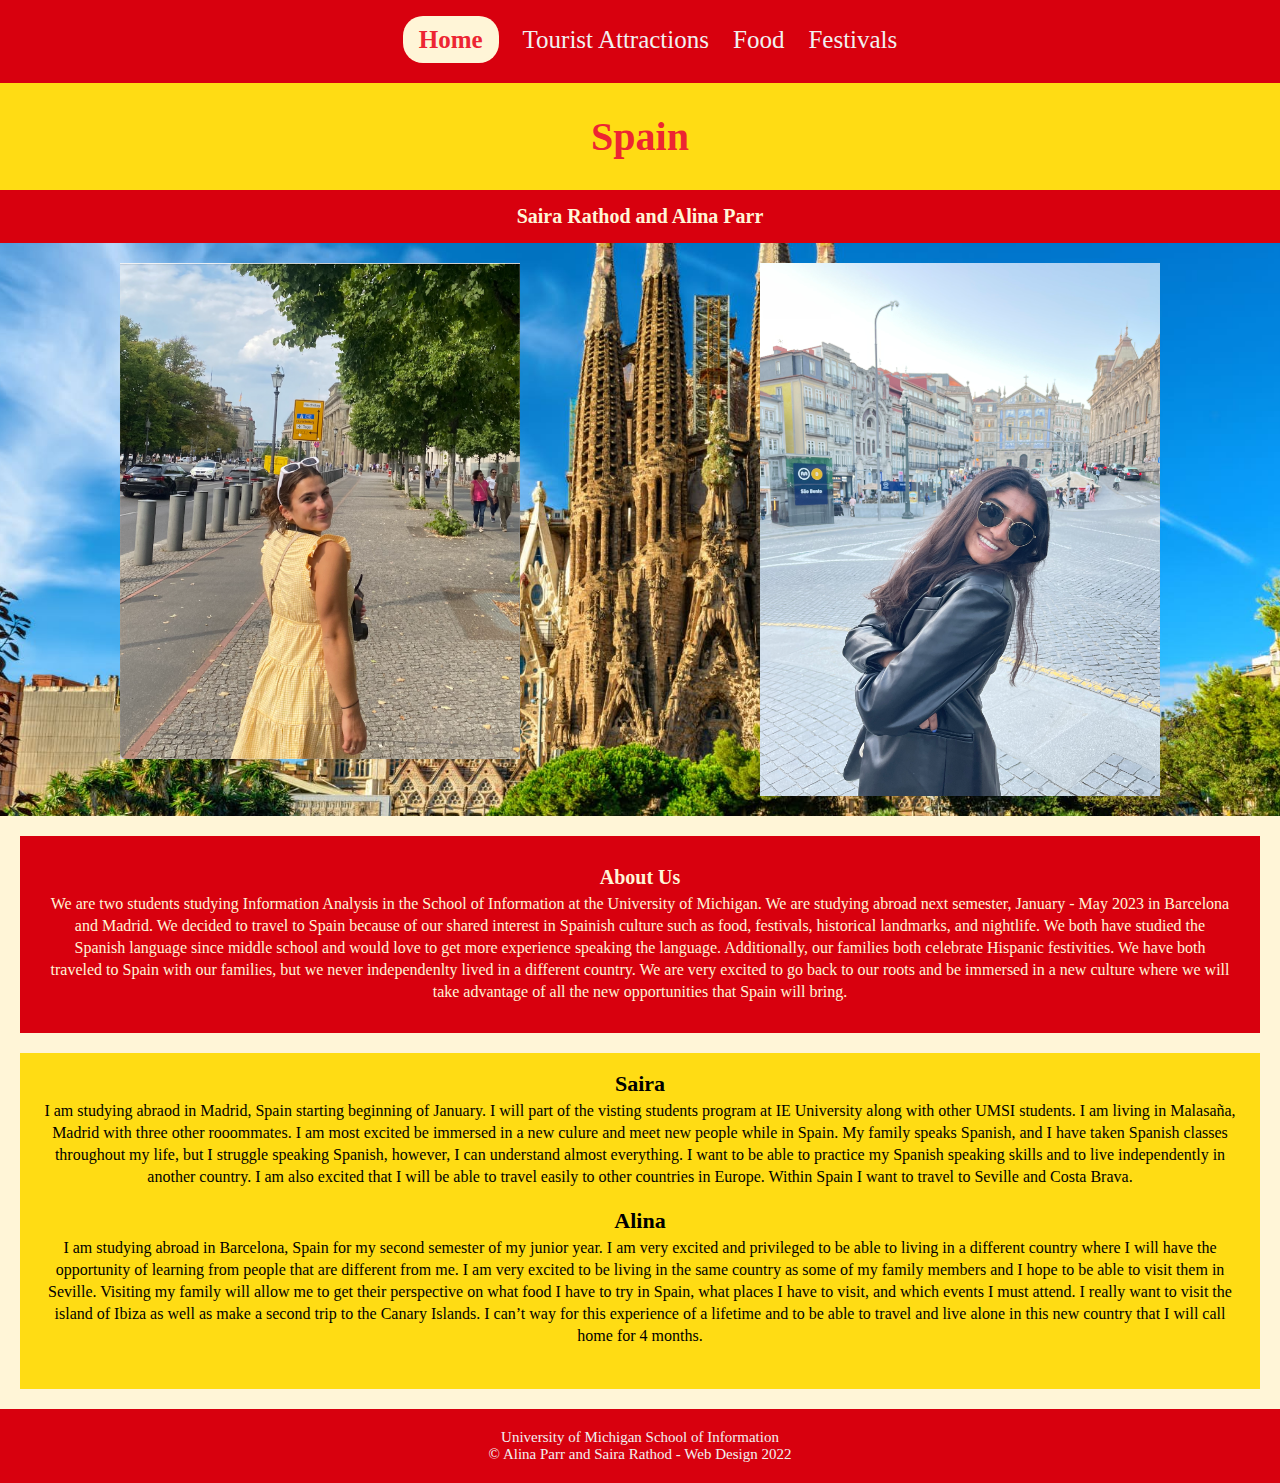
<file: index.html>
<!DOCTYPE html>
<html lang="en">
<head>
    <meta charset="UTF-8">
    <meta http-equiv="X-UA-Compatible" content="IE=edge">
    <meta name="viewport" content="width=device-width, initial-scale=1.0">
    <link rel="stylesheet" href="css/html5reset.css"> 
    <link rel="stylesheet" href="css/style.css">
    <title>Home</title>
</head>
<body>
    <div class="skip"><a href="#main">Skip to Main Content</a></div>
    <header>
        <nav>
            <ul>
                <li> <a class='btn active' href = "index.html">Home</a></li>
                <li><a href = "attractions.html" >Tourist Attractions</a></li>
                <li><a href = "food.html" >Food</a></li>
                <li><a href = "festivals.html" >Festivals</a></li>
            </ul>
        </nav>
        <h1>Spain</h1>

    </header>
    
    <main>
        <div class="pics-of-us">
            <h2> Saira Rathod and Alina Parr</h2>
            <div class="pics">
                <img src = "index_images/alina.png" width="200" alt = "Alina">
                <img src = "index_images/saira.jpeg" width="200" alt = "Saira">
            </div>
        </div>
        <div id ="main" class="about-us" tabindex="0">
            <h3>About Us</h3>
            <p> We are two students studying Information Analysis in the School of Information at the University of Michigan. We are studying abroad next semester, January - May 2023 in Barcelona and Madrid. We decided to travel to Spain because of our shared interest in Spainish culture such as food, festivals, historical landmarks, and nightlife. We both have studied the Spanish language since middle school and would love to get more experience speaking the language. Additionally, our families both celebrate Hispanic festivities. We have both traveled to Spain with our families, but we never independenlty lived in a different country. We are very excited to go back to our roots and be immersed in a new culture where we will take advantage of all the new opportunities that Spain will bring. </p>
        </div>
        <div class="seperate">
            <h3> Saira</h3>
            <p> I am studying abraod in Madrid, Spain starting beginning of January. I will part of the visting students program at IE University along with other UMSI students. I am living in Malasaña, Madrid with three other rooommates. I am most excited be immersed in a new culure and meet new people while in Spain. My family speaks Spanish, and I have taken Spanish classes throughout my life, but I struggle speaking Spanish, however, I can understand almost everything. I want to be able to practice my Spanish speaking skills and to live independently in another country. I am also excited that I will be able to travel easily to other countries in Europe. Within Spain I want to travel to Seville and Costa Brava.</p>
            <h3> Alina</h3>
            <p> I am studying abroad in Barcelona, Spain for my second semester of my junior year. I am very excited and privileged to be able to living in a different country where I will have the opportunity of learning from people that are different from me. I am very excited to be living in the same country as some of my family members and I hope to be able to visit them in Seville. Visiting my family will allow me to get their perspective on what food I have to try in Spain, what places I have to visit, and which events I must attend. I really want to visit the island of Ibiza as well as make a second trip to the Canary Islands.  I can’t way for this experience of a lifetime and to be able to travel and live alone in this new country that I will call home for 4 months. </p>
        </div>
    </main>

    <footer>
        <p>University of Michigan School of Information <br>
          &copy; Alina Parr and Saira Rathod - Web Design 2022</p>
    </footer>
    
</body>
</html>
</file>
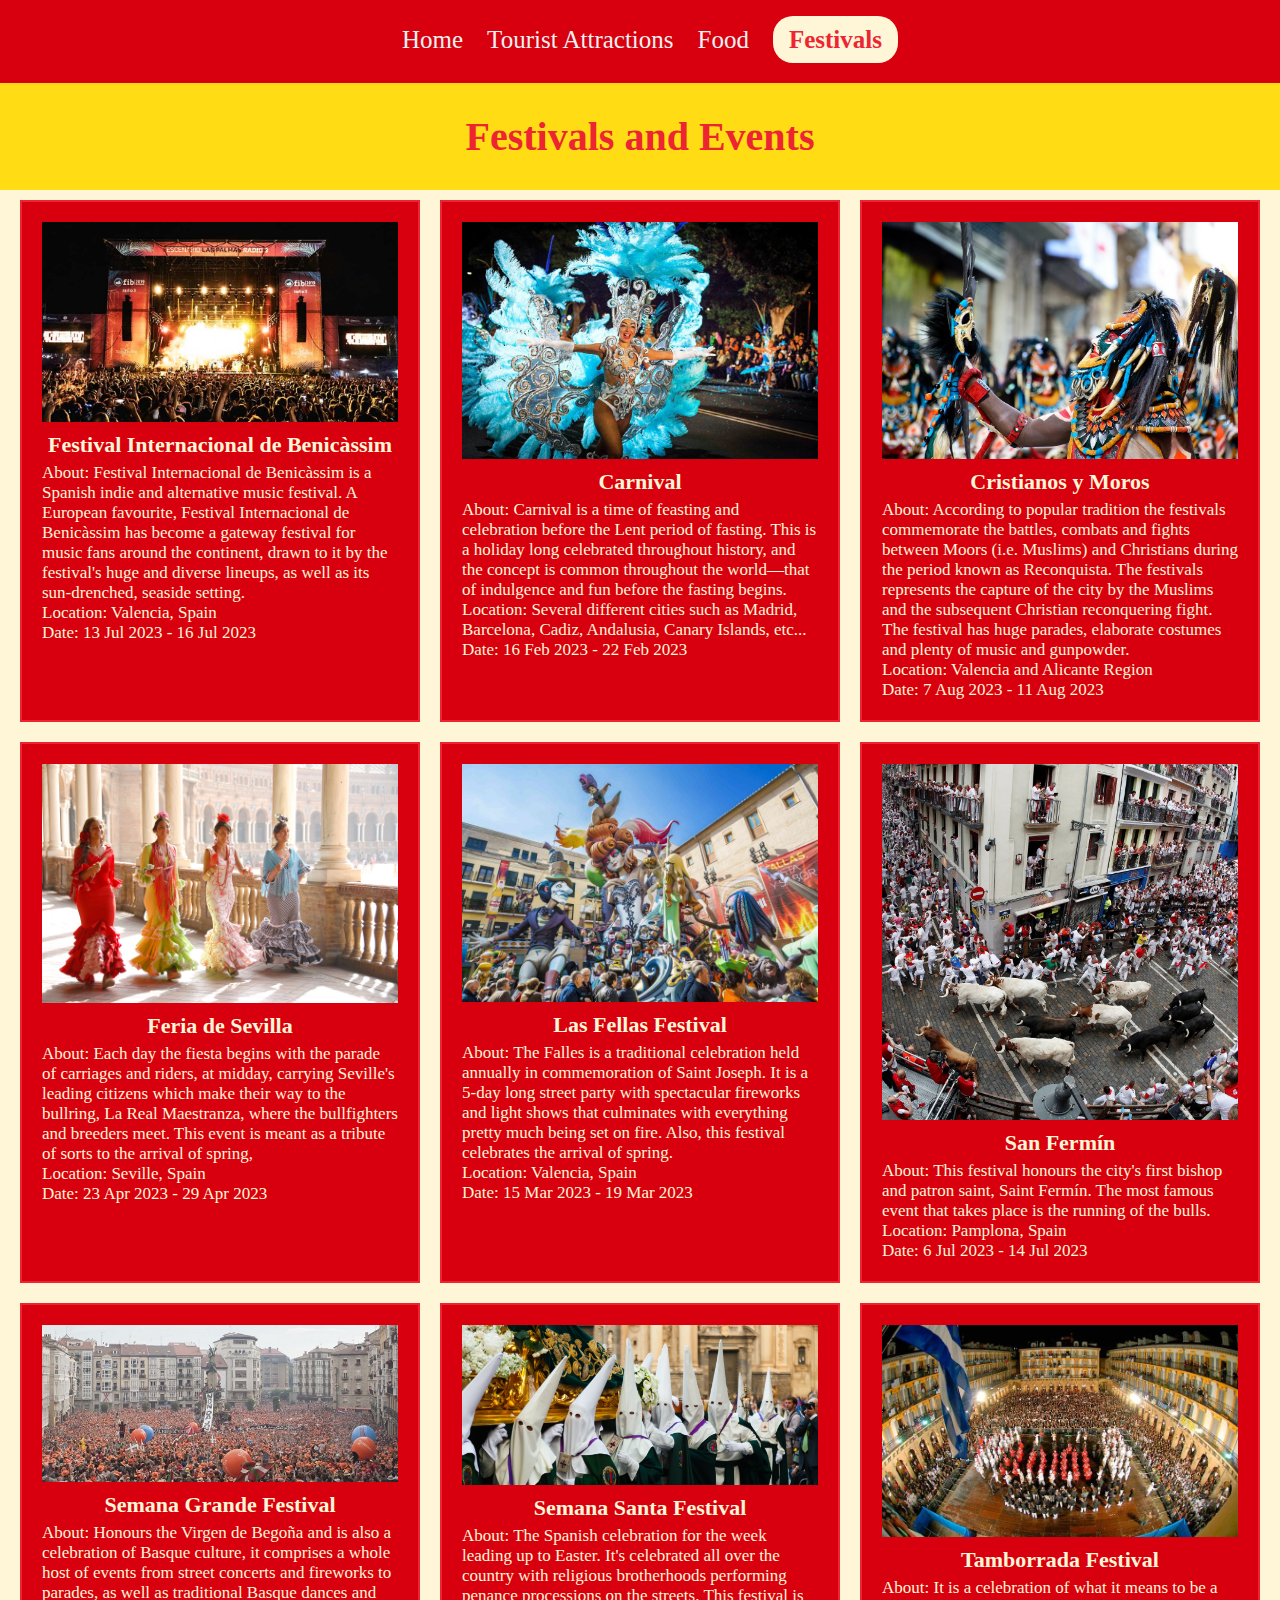
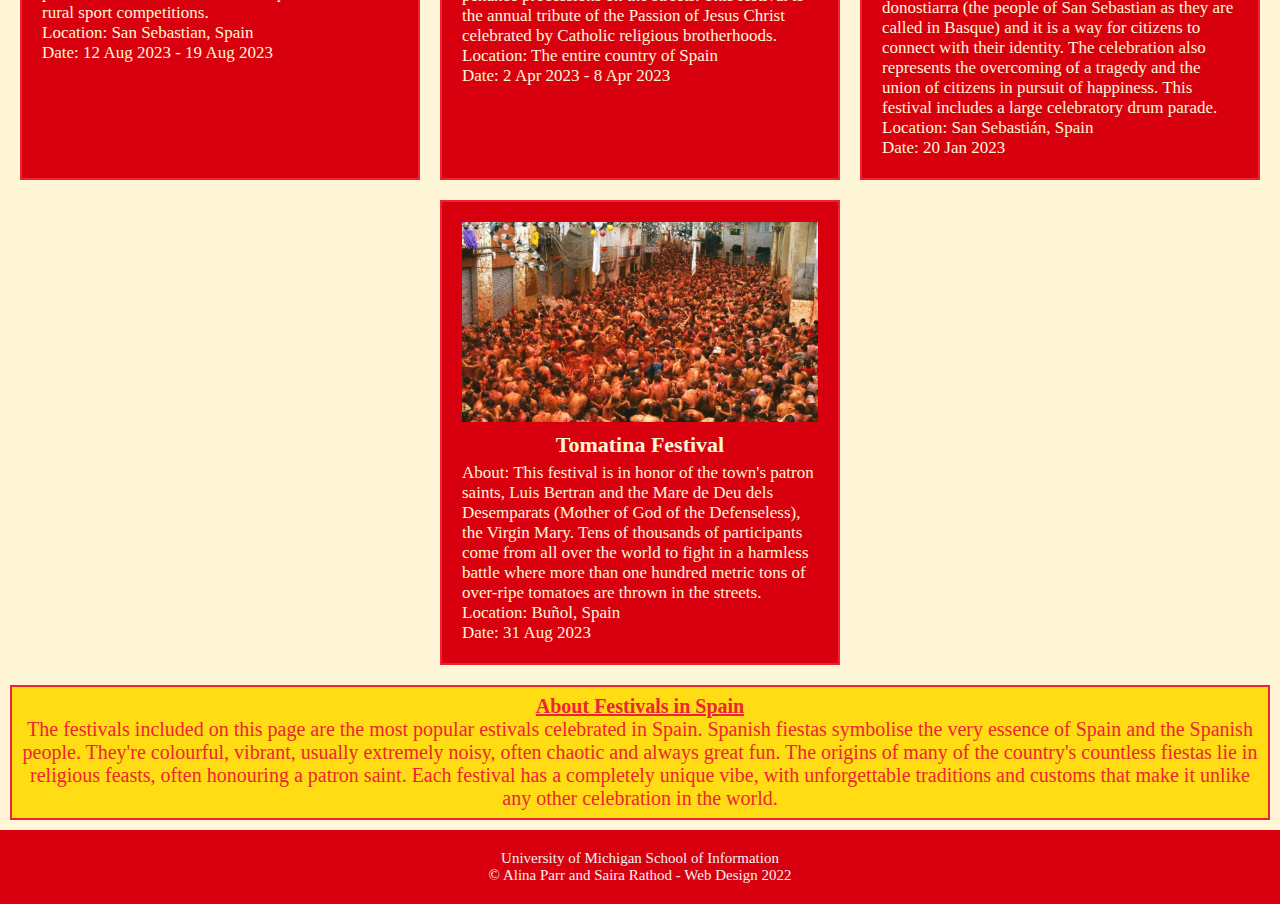
<file: festivals.html>
<!DOCTYPE html>
<html lang="en">
<head>
    <meta charset="UTF-8">
    <meta http-equiv="X-UA-Compatible" content="IE=edge">
    <meta name="viewport" content="width=device-width, initial-scale=1.0">
    <link rel="stylesheet" href="css/html5reset.css"> 
    <link rel="stylesheet" href="css/style.css">
    
    <title>Document</title>
</head>
<body>
    <div class="skip"><a href="#main">Skip to Main Content</a></div>
    <header>
        <nav>
            <ul>
                <li><a href = "index.html">Home</a></li>
                <li><a href = "attractions.html" >Tourist Attractions</a></li>
                <li><a href = "food.html" >Food</a></li>
                <li><a class='btn active' href = "festivals.html" >Festivals</a></li>
            </ul>
        </nav>
        <h1>Festivals and Events</h1>

    </header>

    <main class = "festival_imgs">
            <div class="flex-container"> 
                 <div class="festival"> 
                    <img src = "festivals_images/Benicassim_Festival.jpg" width="400" alt = "Benicassim Music Festival">
        
                        <h2>Festival Internacional de Benicàssim</h2>
                        <ul>
                            <li>About: Festival Internacional de Benicàssim is a Spanish indie and alternative music festival. A European favourite, Festival Internacional de Benicàssim has become a gateway festival for music fans around the continent, drawn to it by the festival's huge and diverse lineups, as well as its sun-drenched, seaside setting.  </li>
                            <li>Location: Valencia, Spain</li>
                            <li>Date: 13 Jul 2023 - 16 Jul 2023 </li>
                        </ul>
                    
                </div>

                <div class="festival">
                    <img src = "festivals_images/Carnival_in_Spain.jpg" width="400" alt = "Carnival in Spain">
                    <!-- <figcaption> -->
                        <h2>Carnival</h2>
                        <ul>
                            <li>About: Carnival is a time of feasting and celebration before the Lent period of fasting. This is a holiday long celebrated throughout history, and the concept is common throughout the world—that of indulgence and fun before the fasting begins. </li>
                            <li>Location: Several different cities such as Madrid, Barcelona, Cadiz, Andalusia, Canary Islands, etc... </li>
                            <li>Date: 16 Feb 2023 - 22 Feb 2023 </li>
                        </ul>
                    <!-- </figcaption> -->
                </div>

                <div class="festival">
                    <img src = "festivals_images/Cristianos_y_moros.jpg" width = "400" alt = "Cristianos y Moros">
                    <!-- <figcaption> -->
                        <h2>Cristianos y Moros</h2>
                        <ul>
                            <li>About: According to popular tradition the festivals commemorate the battles, combats and fights between Moors (i.e. Muslims) and Christians during the period known as Reconquista. The festivals represents the capture of the city by the Muslims and the subsequent Christian reconquering fight. The festival has huge parades, elaborate costumes and plenty of music and gunpowder. </li>
                            <li>Location: Valencia and Alicante Region </li>
                            <li>Date: 7 Aug 2023 - 11 Aug 2023 </li>
                        </ul>
                    <!-- </figcaption> -->
                </div>

                <div class="festival">
                    <img src = "festivals_images/Feria_de_Sevilla.jpg" width="400" alt = "Feria de Sevilla">
                    <!-- <figcaption> -->
                        <h2>Feria de Sevilla</h2>
                        <ul>
                            <li>About: Each day the fiesta begins with the parade of carriages and riders, at midday, carrying Seville's leading citizens which make their way to the bullring, La Real Maestranza, where the bullfighters and breeders meet. This event is meant as a tribute of sorts to the arrival of spring, </li>
                            <li>Location: Seville, Spain </li>
                            <li>Date: 23 Apr 2023 - 29 Apr 2023 </li>
                        </ul>
                    <!-- </figcaption> -->
                </div>

                <div class="festival">
                    <img src = "festivals_images/Las_Fellas_Festival.jpg" width="400" alt = "Las Fellas Festival">
                    <!-- <figcaption> -->
                        <h2>Las Fellas Festival</h2>
                        <ul>
                            <li>About: The Falles is a traditional celebration held annually in commemoration of Saint Joseph. It is a 5-day long street party with spectacular fireworks and light shows that culminates with everything pretty much being set on fire. Also, this festival celebrates the arrival of spring. </li>
                            <li>Location: Valencia, Spain </li>
                            <li>Date: 15 Mar 2023 - 19 Mar 2023 </li>
                        </ul>
                    <!-- </figcaption> -->
                </div>
                
                <div class="festival">
                    <img src = "festivals_images/San_Fermin.webp" width="400" alt = "Pamplona Bull Run">
                    <!-- <figcaption> -->
                        <h2>San Fermín</h2>
                        <ul>
                            <li>About: This festival honours the city's first bishop and patron saint, Saint Fermín. The most famous event that takes place is the running of the bulls. </li>
                            <li>Location: Pamplona, Spain </li>
                            <li>Date: 6 Jul 2023 - 14 Jul 2023 </li>
                        </ul>
                    <!-- </figcaption> -->
                </div>
                
                <div class="festival">
                    <img src = "festivals_images/Semana_Grande.jpg" width="400" alt = "Semana Grande Festival">
                    <!-- <figcaption> -->
                        <h2>Semana Grande Festival</h2>
                        <ul>
                            <li>About: Honours the Virgen de Begoña and is also a celebration of Basque culture, it comprises a whole host of events from street concerts and fireworks to parades, as well as traditional Basque dances and rural sport competitions.  </li>
                            <li>Location: San Sebastian, Spain </li>
                            <li>Date: 12 Aug 2023 - 19 Aug 2023 </li>
                        </ul>
                    <!-- </figcaption> -->
                </div>

                <div class="festival">
                    <img src = "festivals_images/Semana_Santa_Festival.jpg" width="400" alt = "Semana Santa Festival">
                    <!-- <figcaption> -->
                        <h2>Semana Santa Festival</h2>
                        <ul>
                            <li>About: The Spanish celebration for the week leading up to Easter. It's celebrated all over the country with religious brotherhoods performing penance processions on the streets. This festival is the annual tribute of the Passion of Jesus Christ celebrated by Catholic religious brotherhoods.  </li>
                            <li>Location: The entire country of Spain </li>
                            <li>Date: 2 Apr 2023 - 8 Apr 2023 </li>
                        </ul>
                    <!-- </figcaption> -->
                </div>

                <div class="festival">
                    <img src = "festivals_images/tamborrada.jpg" width="400" alt = "Tamborrada Festival">
                    <!-- <figcaption> -->
                        <h2>Tamborrada Festival</h2>
                        <ul>
                            <li>About: It is a celebration of what it means to be a donostiarra (the people of San Sebastian as they are called in Basque) and it is a way for citizens to connect with their identity. The celebration also represents the overcoming of a tragedy and the union of citizens in pursuit of happiness. This festival includes a large celebratory drum parade. </li>
                            <li>Location: San Sebastián, Spain </li>
                            <li>Date: 20 Jan 2023 </li>
                        </ul>
                    <!-- </figcaption> -->
                 </div>

                <div class="festival"> 
                    <img src = "festivals_images/Tomatina_Festival.webp" width="400" alt = "Tomatina Festival">
                    <!-- <figcaption> -->
                        <h2>Tomatina Festival</h2>
                        <ul>
                            <li>About: This festival is in honor of the town's patron saints, Luis Bertran and the Mare de Deu dels Desemparats (Mother of God of the Defenseless), the Virgin Mary. Tens of thousands of participants come from all over the world to fight in a harmless battle where more than one hundred metric tons of over-ripe tomatoes are thrown in the streets. </li>
                            <li>Location: Buñol, Spain </li>
                            <li>Date: 31 Aug 2023 </li>
                        </ul>
                    <!-- </figcaption> -->
                </div>

            </div>
        
        
        <div id ="main" class="about-festivals" tabindex="0">
            <h2>About Festivals in Spain</h2>
            <p>The festivals included on this page are the most popular estivals celebrated in Spain. Spanish fiestas symbolise the very essence of Spain and the Spanish people. They're colourful, vibrant, usually extremely noisy, often chaotic and always great fun. The origins of many of the country's countless fiestas lie in religious feasts, often honouring a patron saint. Each festival has a completely unique vibe, with unforgettable traditions and customs that make it unlike any other celebration in the world. </p>
         </div>
    </main>

    <footer>
        <p>University of Michigan School of Information <br/>
          &copy; Alina Parr and Saira Rathod - Web Design 2022</p>
      </footer>
</body>
</html>
</file>
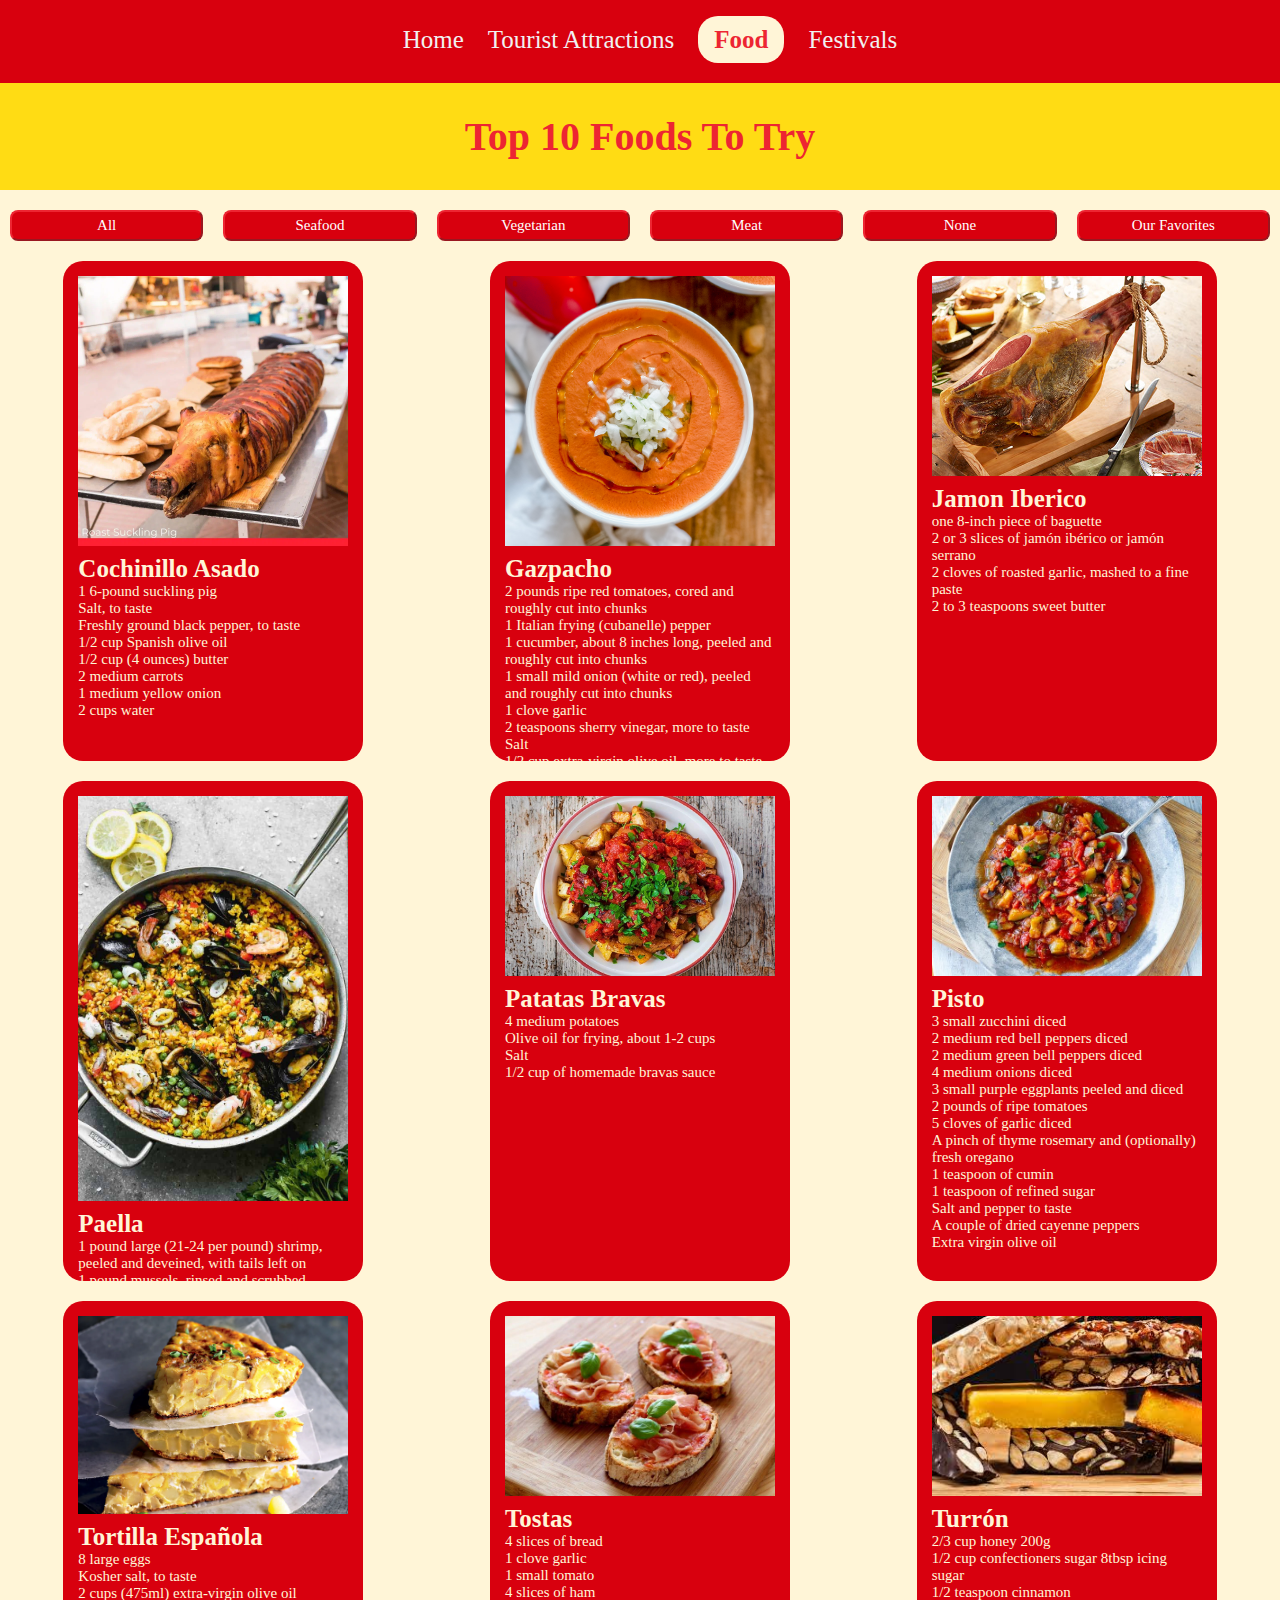
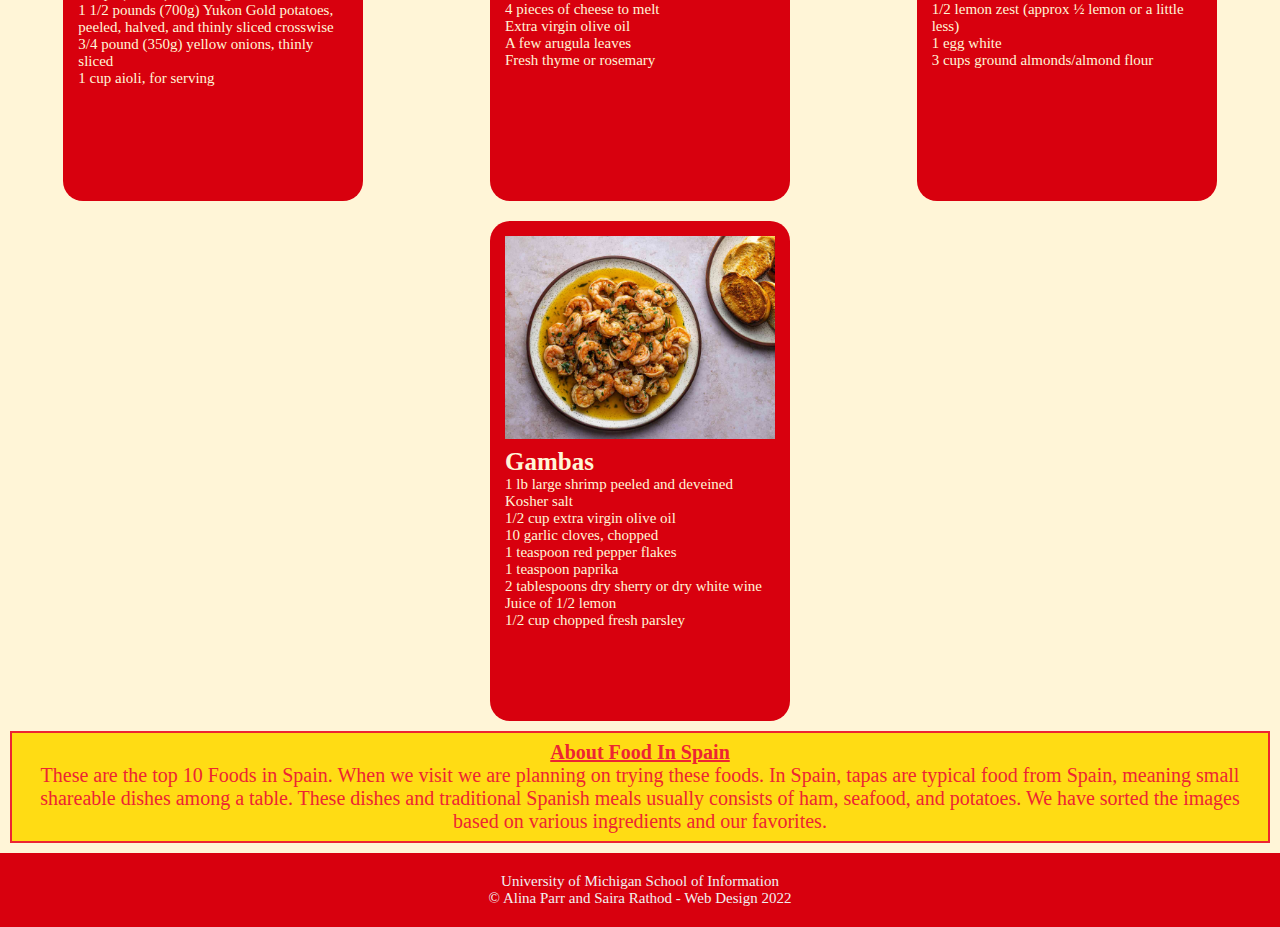
<file: food.html>
<!DOCTYPE html>
<html lang="en">
<head>
    <meta charset="UTF-8">
    <meta http-equiv="X-UA-Compatible" content="IE=edge">
    <meta name="viewport" content="width=device-width, initial-scale=1.0">
    <link rel="stylesheet" href="css/html5reset.css"> 
    <link rel="stylesheet" href="css/style.css">
    <title>Document</title>
</head>
<body>
    <div class="skip"><a href="#main">Skip to Main Content</a></div>
    <header>
        <nav>
            <ul>
                <li><a href = "index.html">Home</a></li>
                <li><a href = "attractions.html" >Tourist Attractions</a></li>
                <li><a class='btn active' href = "food.html" >Food</a></li>
                <li><a href = "festivals.html" >Festivals</a></li>
            </ul>
        </nav>
        <h1>Top 10 Foods To Try</h1>

    </header>

    <main class="container">
        <div class="controls">
            <button type="button" class="control" data-filter="all">All</button>
            <button type="button" class="control" data-filter=".seafood">Seafood</button>
            <button type="button" class="control" data-filter=".vegetarian">Vegetarian</button>
            <button type="button" class="control" data-filter=".meat">Meat</button>
            <button type="button" class="control" data-filter="none">None</button>
            <button type="button" class="control" data-sort="order:asc">Our Favorites</button>
        </div>

        <div class="container-gallery">
            <figure class = "mix pig meat" data-order ="10">
                <img src = "food_images/Cochinillo_Asado.webp" width="300" alt = "Cochinillo Asado">
                <figcaption>
                    <p>Cochinillo Asado</p>
                    <ul>
                        <li>1 6-pound suckling pig</li>
                        <li>Salt, to taste</li>
                        <li>Freshly ground black pepper, to taste</li>
                        <li>1/2 cup Spanish olive oil</li>
                        <li>1/2 cup (4 ounces) butter</li>
                        <li>2 medium carrots</li>
                        <li>1 medium yellow onion</li>
                        <li>2 cups water</li>
                    </ul>
                </figcaption>
            </figure>

            <figure class = "mix gazpacho vegetarian" data-order = "3" tabindex="0">
                <img src = "food_images/Gazpacho.webp" width = "300" alt = "Gazpacho">
                <figcaption>
                    <p>Gazpacho</p>
                    <ul>
                    <li>2 pounds ripe red tomatoes, cored and roughly cut into chunks</li>
                    <li>1 Italian frying (cubanelle) pepper</li>
                    <li>1 cucumber, about 8 inches long, peeled and roughly cut into chunks</li>
                    <li>1 small mild onion (white or red), peeled and roughly cut into chunks</li>
                    <li>1 clove garlic</li>
                    <li>2 teaspoons sherry vinegar, more to taste</li>
                    <li>Salt</li>
                    <li>1/2 cup extra-virgin olive oil, more to taste, plus more for drizzling</li>
                    
                </ul></figcaption>
            </figure>
    
            <figure class="mix jamon meat" data-order = "9">
                <img src = "food_images/jamon_iberico.jpg" width="300" alt = "Jamon Iberico">
                <figcaption>
                    <p>Jamon Iberico</p>
                    <ul>
                    <li>one 8-inch piece of baguette</li>
                    <li>2 or 3 slices of jamón ibérico or jamón serrano</li>
                    <li>2 cloves of roasted garlic, mashed to a fine paste</li>
                    <li>2 to 3 teaspoons sweet butter</li>
                </ul></figcaption>
            </figure> 

            <figure class = "mix paella seafood" data-order = "4" tabindex="0">
                <img src = "food_images/Paella.jpg" width="300" alt = "Paella">
                <figcaption>
                    <p>Paella</p>
                    <ul>
                    <li>1 pound large (21-24 per pound) shrimp, peeled and deveined, with tails left on</li>
                    <li>1 pound mussels, rinsed and scrubbed</li>
                    <li>1 pound littleneck clams, rinsed and scrubbed</li>
                    <li>4 1/2 cups chicken stock</li>
                    <li>1/2 teaspoon saffron threads, crumbled and then loosely measured</li>
                    <li>1/4 teaspoon salt</li>
                    <li>3 tablespoons olive oil</li>
                    <li>1/2 yellow onion, finely chopped</li>
                    <li>1/2 red bell pepper, finely chopped</li>
                    <li>3 cloves garlic, finely chopped
                        6 ounces mild dried chorizo sausage, sliced into thin half-moons 
                    </li>
                    <li>3 cups short-grain rice, such as Spanish Bomba rice or Italian Arborio</li>
                    <li>1 (14-ounce) can fire-roasted diced tomatoes</li>
                    <li>1 cup frozen green peas</li>
                    <li>1/4 cup chopped parsley, for garnish</li>
                </ul></figcaption>

            </figure> 

            <figure class = "mix patatas vegetarian" data-order = "1">
                <img src = "food_images/Patatas_bravas.jpg" width="300" alt = "Patatas bravas">
                <figcaption>
                    <p>Patatas Bravas</p>
                    <ul>
                    <li>4 medium potatoes</li>
                    <li>Olive oil for frying, about 1-2 cups</li>
                    <li>Salt</li>
                    <li>1/2 cup of homemade bravas sauce</li>
                </ul></figcaption>
            </figure> 

            <figure class = "mix pisto vegetarian" data-order = "6" tabindex="0">
                <img src = "food_images/Pisto.jpg" width="300" alt = "Pisto">
                <figcaption>
                    <p>Pisto</p>
                    <ul>
                    <li>3 small zucchini diced</li>
                    <li>2 medium red bell peppers diced</li>
                    <li>2 medium green bell peppers diced</li>
                    <li>4 medium onions diced</li>
                    <li>3 small purple eggplants peeled and diced</li>
                    <li>2 pounds of ripe tomatoes</li>
                    <li>5 cloves of garlic diced</li>
                    <li>A pinch of thyme rosemary and (optionally) fresh oregano</li>
                    <li>1 teaspoon of cumin</li>
                    <li>1 teaspoon of refined sugar</li>
                    <li>Salt and pepper to taste</li>
                    <li>A couple of dried cayenne peppers</li>
                    <li>Extra virgin olive oil</li>
                </ul></figcaption>

            </figure> 

            <figure class = "mix tortilla española vegetarian" data-order = "7">
                <img src = "food_images/Tortilla_Española.webp" width="300" alt = "Tortilla Española">
                <figcaption>
                    <p>Tortilla Española</p>
                    <ul>
                    <li>8 large eggs</li>
                    <li>Kosher salt, to taste</li>
                    <li>2 cups (475ml) extra-virgin olive oil</li>
                    <li>1 1/2 pounds (700g) Yukon Gold potatoes, peeled, halved, and thinly sliced crosswise</li>
                    <li>3/4 pound (350g) yellow onions, thinly sliced</li>
                    <li>1 cup aioli, for serving</li>
                </ul></figcaption>

            </figure> 

            <figure class = "mix tostas meat" data-order = "2">
                <img src = "food_images/Tostas_de_tomate_y_jamon.jpg" width="300" alt = "Tostas">
                <figcaption>
                    <p>Tostas</p>
                    <ul>
                    <li>4 slices of bread</li>
                    <li>1 clove garlic</li>
                    <li>1 small tomato</li>
                    <li>4 slices of ham</li>
                    <li>4 pieces of cheese to melt</li>
                    <li>Extra virgin olive oil</li>
                    <li>A few arugula leaves</li>
                    <li>Fresh thyme or rosemary</li>
                </ul></figcaption>

            </figure> 

            <figure class = "mix turrón vegetarian" data-order = "8">
                <img src = "food_images/Turrón.jpg" width="300" alt = "Turrón">
                <figcaption>
                    <p>Turrón</p>
                    <ul>
                    <li>2/3 cup honey 200g</li>
                    <li>1/2 cup confectioners sugar 8tbsp icing sugar</li>
                    <li>1/2 teaspoon cinnamon</li>
                    <li>1/2 lemon zest (approx ½ lemon or a little less)</li>
                    <li>1 egg white</li>
                    <li>3 cups ground almonds/almond flour</li>
                </ul></figcaption>

            </figure> 

            <figure class = "mix gambas seafood" data-order = "5">
                <img src = "food_images/Gambas_al_ajillo.jpg" width="300" alt = "Gambas">
                <figcaption>
                    <p>Gambas</p>
                    <ul>
                    <li>1 lb large shrimp peeled and deveined</li>
                    <li>Kosher salt</li>
                    <li>1/2 cup extra virgin olive oil</li>
                    <li>10 garlic cloves, chopped</li>
                    <li>1 teaspoon red pepper flakes</li>
                    <li>1 teaspoon paprika</li>
                    <li>2 tablespoons dry sherry or dry white wine</li>
                    <li>Juice of 1/2 lemon</li>
                    <li>1/2 cup chopped fresh parsley</li>
                </ul></figcaption>
            </figure> 
        </div>
        
        <div id ="main" class="about-food" tabindex="0">
            <h2>About Food In Spain</h2>
            <p>These are the top 10 Foods in Spain. When we visit we are planning on trying these foods. In Spain, tapas are typical food from Spain, meaning small shareable dishes among a table. These dishes and traditional Spanish meals usually consists of ham, seafood, and potatoes. We have sorted the images based on various ingredients and our favorites.</p>
          </div>
    </main>

    <script src="js/mixitup.min.js"></script>

    <script>
        var containerEl = document.querySelector('.container');

        var mixer = mixitup(containerEl);
    </script>
    <footer>
        <p>University of Michigan School of Information <br/>
          &copy; Alina Parr and Saira Rathod - Web Design 2022</p>
    </footer>

</body>
</html>
</file>
<file: css/style.css>
html{
    scroll-behavior:smooth;
}

header{
    display: block;
}

nav{
    /* background-color: #ed2532; */
    background-color: #d8000e;
    padding: 23px; 
    text-align: left;
    padding-left: 40px;
}

nav li{
    display: flex;
    line-height: 30px;
    flex-direction: column;
    padding-right:20px;
    align-items: center;
    font-family: Georgia, 'Times New Roman', Times, serif;
}

nav a:hover{
    color: black;
}
  
nav a{
    color:#f1f1f1;
    font-size: 25px;
    text-decoration: unset;
}

.skip a{
    position: absolute;
    top: -40px;
}
  
.skip a:focus{
    top: 30px;
    right: 20px;
}

footer{
    background-color:#d8000e;
    color:#f1f1f1;
    text-align: center;
    padding: 20px;
    width: 100%;
    font-family: Georgia, 'Times New Roman', Times, serif;
    font-size: 15px;
}

body{
    background-color: #fff5d7;
}

h1{
    text-align: center;
    font-size: 40px;
    color: #ed2532;
    background-color: rgba(255, 217, 0, 0.905);
    padding: 30px;
    margin-top: 0;
    font-family: Georgia, 'Times New Roman', Times, serif;
    font-weight: bold;
}

.container{
    color: #fff5d7;
    font-size: 15px;
    font-family: Georgia, 'Times New Roman', Times, serif;
}

button.control{
    /* background-color: #ed2532; */
    background-color: #d8000e;
    font-size: 15px;
    color: white;
    padding: 5px;
    border-radius: 8px;
    border-color:#ed2532;
    text-align: center;
    margin-top: 20px;
    margin-bottom: 20px;
    margin-left: 10px;
    margin-right: 10px;
    font-family: Georgia, 'Times New Roman', Times, serif;
}

.controls{
    display: grid;
    grid-template-columns: repeat(6, 1fr);
    justify-content: space-around;
    align-items: center;
}

element.style{
    display: grid;
    justify-content: center;
}

.pig, .gazpacho, .jamon, .paella, .patatas, .pisto, .tortilla, .tostas, .turrón, .gambas{
    /* background-color: #ed2532; */
    background-color: #d8000e;
    overflow: scroll;
    padding: 15px;
    border-radius: 20px;
    width: 300px;
    height: min-content;
}

.pig p, .gazpacho p, .jamon p, .paella p, .patatas p, .pisto p, .tortilla p, .tostas p, .turrón p, .gambas p{
    font-size: 25px;
    font-weight: bold;
    text-align: left;
    margin-top: 5px;;
}

.container-gallery{
    display: grid;
    grid-template-columns: repeat(1, 1fr);
    row-gap: 20px;
    /* grid-template-rows: repeat(10, 1fr); */
    place-items: center;
}

.about-food{
    color: #ed2532;
    font-family: Georgia, 'Times New Roman', Times, serif;
    text-align: center;
    border: 2px #ed2532 solid;
    margin: 10px;
    font-size: 20px;
    background-color: rgba(255, 217, 0, 0.905);
    padding: 8px;
}

.about-food h2{
    text-decoration: underline;
    font-weight: bold;
}

/* index/home page */
.pics-of-us h2{
    /* background-color: #ed2532; */
    background-color: #d8000e;
    padding: 15px;
    font-family: Georgia, 'Times New Roman', Times, serif;
    font-size: 20px;
    color: #fff5d7;
    text-align: center;
    font-weight: bolder;
}

.pics{
    display: grid;
    grid-template-columns: 1fr 1fr;
    justify-items:center;
}

.pics-of-us img{
    margin: 20px;
    /* border: #ed2532 5px solid; */
}

.pics{
    background-attachment: fixed; /* Parallax effect */     
    background-position: center;  /* Parallax effect */
    background-repeat: no-repeat; /* Parallax effect */
    background-size: cover;       /* Parallax effect */
    color: white;
    /* height: 400px;                Parallax effect */
    background-image: url("../attractions_images/alhambra_palace.jpg");
    background-repeat:no-repeat;
} 

.about-us h3{
    font-size: 20px;
    margin-bottom: 5px;
    font-weight: bold;
}
.about-us{
    margin: 20px;
    font-family: Georgia, 'Times New Roman', Times, serif;
    /* background-color: #ed2532; */
    background-color: #d8000e;
    padding: 30px;
    color: #fff5d7;
    line-height: 22px;
    text-align: center;
}

.seperate{
    margin: 20px;
    font-family: Georgia, 'Times New Roman', Times, serif;
    background-color: rgba(255, 217, 0, 0.905);
    padding: 20px;
    line-height: 22px;
}
.seperate p{
    margin-bottom: 22px;
    text-align: center;
}
.seperate h3{
    text-align: center;
    font-size: 22px;
    font-weight: bold;
    margin-bottom: 5px;
}


.gallery{
    display: grid;
    grid-template-columns: 1fr 1fr;
    justify-items: center;
}

.gallery img{
    border: 5px #ed2532 solid;
    width: 200px;
    height: 200px;
    border-radius: 50%;
    margin: 30px;
}
.click-pic{
    color:#fff5d7;
    font-family: Georgia, 'Times New Roman', Times, serif;
    text-align: center;
    border: 2px #ed2532 solid;
    margin: 10px;
    font-size: 20px;
    /* background-color:#ed2532; */
    background-color: #d8000e;
    padding: 8px;
}
.about-attractions{
    color: #ed2532;
    font-family: Georgia, 'Times New Roman', Times, serif;
    text-align: center;
    border: 2px #ed2532 solid;
    margin: 10px;
    font-size: 20px;
    background-color: rgba(255, 217, 0, 0.905);
    padding: 8px;
}

.about-attractions h2{
    text-decoration: underline;
    font-weight: bold;
}

/* WE NEED TO FIX THIS */
#main.about-attractions{
    grid-column: 1/3;
}

.flex-container{
    display: flex;
    flex-wrap: wrap;
    flex-direction: row;
    justify-content: center;
}

.festival{
    width: 400px;
    margin: 10px;
    text-align: left;
    font-size: 17px;
    /* background-color: #ed2532; */
    background-color: #d8000e;
}

.festival h2{
    font-weight: bold;
    font-size: 22px;
    margin-top: 5px;
    margin-bottom: 5px;
    text-align: center;
}

.festival{
    border: solid 2px #ed2532;
    padding: 20px;
    align-items: center;
    color: #fff5d7;
}

.about-festivals{
    color: #ed2532;
    font-family: Georgia, 'Times New Roman', Times, serif;
    text-align: center;
    border: 2px #ed2532 solid;
    margin: 10px;
    font-size: 20px;
    background-color: rgba(255, 217, 0, 0.905);
    padding: 8px;
}

.about-festivals h2{
    text-decoration: underline;
    font-weight: bold;
}

/*for active nav */

.btn {
    border: none;
    outline: none;
    padding: 10px 16px;
    background-color: #f1f1f1;
    cursor: pointer;
  }
  
  /* Style the active class (and buttons on mouse-over) */
  .active, .btn:hover {
    background-color: #fff5d7;
    color:#ed2532;
    font-weight: bold;
    border: 6px #ffd900e7;
    border-radius: 20px;
  }

  .home_container{
    display:grid;
    grid-template-columns: 100%;
    grid-gap: 15px;
    justify-items: center;

}

.home_container h2{
    font-size: 30px;
}

@media screen and (min-width: 800px){

    nav{
        display: block;
        /* background-color: #ed2532; */
        background-color: #d8000e;
        padding: 25px 0; 
        text-align: left;
        padding-left: 40px;
    }
    
    nav li{
        display:inline;
        padding-right:20px;
        font-family: Georgia, 'Times New Roman', Times, serif;
    }

    .pics-of-us img{
        width: 300px;
    }

    .pics{
        background-attachment: fixed; /* Parallax effect */     
        background-position: center;  /* Parallax effect */
        background-repeat: no-repeat; /* Parallax effect */
        background-size: cover;       /* Parallax effect */
        color: white;
        /* height: 400px;                Parallax effect */
        background-image: url("../attractions_images/ibiza_beaches.jpg");
        background-repeat:no-repeat;
    } 

    .container-gallery{
        display: grid;
        grid-template-columns: repeat(2, 1fr);
        grid-template-rows: repeat(5, 1fr);
    }

    .about-attractions{
        grid-column: 1/span 2;
    }

    .pig, .gazpacho, .jamon, .paella, .patatas, .pisto, .tortilla, .tostas, .turrón, .gambas{
        background-color: rgba(255, 217, 0, 0.905);
        height: 500px;
        overflow: scroll;
        padding: 15px;
        width: 300px;
        border-radius: 20px;
        color:#ed2532
    }

    .gallery img{
        border: 10px solid rgba(255, 217, 0, 0.905);
        width: 350px;
        height: 350px;
        border-radius: 50%;
        margin: 30px;
    }


}
@media screen and (min-width: 1000px){

    nav{
        display: block;
        /* background-color: #ed2532; */
        background-color: #d8000e;
        padding: 25px 0; 
        text-align: center;
        padding-left: 40px;
    }

    .pics-of-us img{
        width: 400px;
    }

    .container-gallery{
        display: grid;
        grid-template-columns: repeat(3, 1fr);
        grid-template-rows: repeat(3, 1fr);
    }


    .pics{
        background-attachment: fixed; /* Parallax effect */     
        background-position: center;  /* Parallax effect */
        background-repeat: no-repeat; /* Parallax effect */
        background-size: cover;       /* Parallax effect */
        color: white;
        /* height: 400px;                Parallax effect */
        background-image: url("../attractions_images/la_sagrada_familia.jpg");
        background-repeat:no-repeat;
    } 
    .pig, .gazpacho, .jamon, .paella, .patatas, .pisto, .tortilla, .tostas, .turrón, .gambas{
        /* background-color: #ed2532; */
        background-color: #d8000e;
        height: 500px;
        overflow: scroll;
        padding: 15px;
        width: 300px;
        border-radius: 20px;
        color:#fff5d7
    }

    .pig p, .gazpacho p, .jamon p, .paella p, .patatas p, .pisto p, .tortilla p, .tostas p, .turrón p, .gambas p{
        font-size: 25px;
        font-weight: bold;
    }

    .gallery{
        grid-template-columns: 1fr 1fr 1fr;
        align-items: center;
        justify-content: center;
    }
    .gallery img{
        border: 10px solid black;
        width: 300px;
        height: 300px;
        border-radius: 50%;
        margin: 30px;
    }

    .gallery a:nth-child(10){
        grid-column: 2/3;
    }

    /* FIX THIS */
    #main.about-attractions{
        grid-column: 1/4;
    }
    .gambas{
        grid-column: 2/3;
    }
}
</file>
